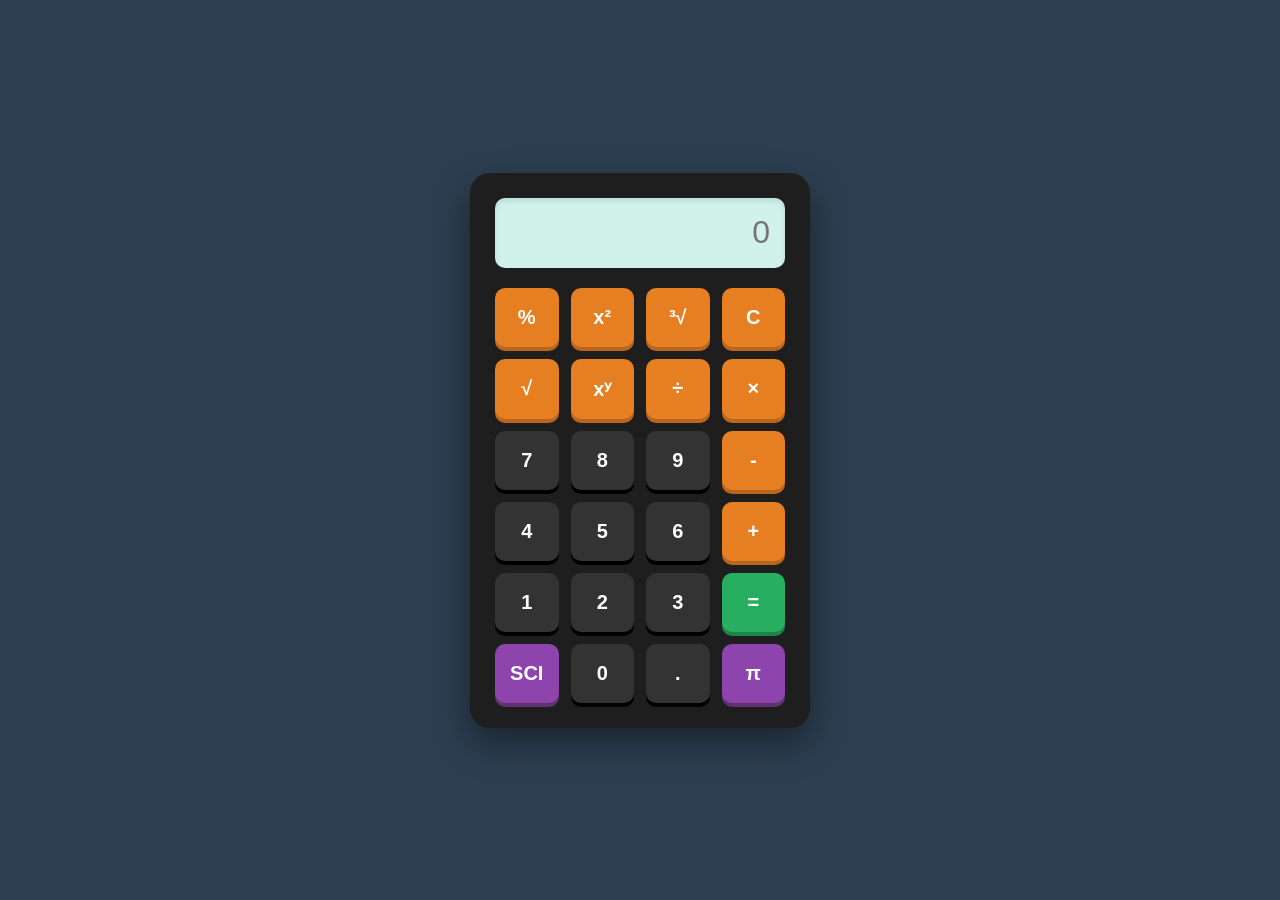
<file: index.html>
<!DOCTYPE html>
<html lang="pt-br">
<head>
    <meta charset="UTF-8">
    <meta name="viewport" content="width=device-width, initial-scale=1.0">
    <title>Calculadora</title>
    <link rel="icon" type="image/png" href="favicon/favicon.png">
    <link rel="stylesheet" href="./css/style.css">
    <script src="./js/script.js" defer></script>
</head>
<body>
    <div class="container-calculadora">
        <input type="text" id="tela" disabled placeholder="0">
        
        <div class="botoes">
            <!-- NOVA Linha 1: Mais operações -->
            <button class="btn op" onclick="porcentagem()">%</button>
            <button class="btn op" onclick="quadrado()">x²</button>
            <button class="btn op" onclick="raizCubica()">³√</button>
            <button class="btn op" onclick="limpar()">C</button>

            <!-- Linha 2 -->
            <button class="btn op" onclick="raiz()">√</button>
            <button class="btn op" onclick="add('**')">xʸ</button>
            <button class="btn op" onclick="add('/')">÷</button>
            <button class="btn op" onclick="add('*')">×</button>

            <!-- Linha 3 -->
            <button class="btn num" onclick="add(7)">7</button>
            <button class="btn num" onclick="add(8)">8</button>
            <button class="btn num" onclick="add(9)">9</button>
            <button class="btn op" onclick="add('-')">-</button>

            <!-- Linha 4 -->
            <button class="btn num" onclick="add(4)">4</button>
            <button class="btn num" onclick="add(5)">5</button>
            <button class="btn num" onclick="add(6)">6</button>
            <button class="btn op" onclick="add('+')">+</button>

            <!-- Linha 5 -->
            <button class="btn num" onclick="add(1)">1</button>
            <button class="btn num" onclick="add(2)">2</button>
            <button class="btn num" onclick="add(3)">3</button>
            <button class="btn igual" onclick="calcular()">=</button>
            
            <!-- Linha 6 -->
            <button class="btn especial" onclick="exp()">SCI</button>
            <button class="btn num" onclick="add(0)">0</button>
            <button class="btn num" onclick="add('.')">.</button>
            <!-- Removi o botão igual duplicado daqui para o grid ficar perfeito -->
            <!-- Você pode colocar outro recurso no lugar no futuro, deixei um espaço vazio visual com uma classe invisível ou apenas estiquei o zero (requer mais css), mas pra simplificar, vamos colocar o Pi -->
            <button class="btn especial" onclick="add(Math.PI)">π</button>
        </div>
    </div>
</body>
</html>
</file>
<file: css/style.css>
* {
    margin: 0;
    padding: 0;
    box-sizing: border-box;
    font-family: 'Segoe UI', Tahoma, Geneva, Verdana, sans-serif;
}

body {
    background-color: #2c3e50;
    display: flex;
    justify-content: center;
    align-items: center;
    min-height: 100vh;
}

.container-calculadora {
    background-color: #1e1e1e;
    padding: 25px;
    border-radius: 20px;
    box-shadow: 0 15px 35px rgba(0, 0, 0, 0.4);
    width: 100%;
    max-width: 340px;
}

#tela {
    width: 100%;
    height: 70px;
    background-color: #d1f2eb;
    border: none;
    border-radius: 10px;
    margin-bottom: 20px;
    font-size: 32px;
    text-align: right;
    padding: 15px;
    color: #333;
    box-shadow: inset 0 3px 6px rgba(0,0,0,0.1);
}

.botoes {
    display: grid;
    grid-template-columns: repeat(4, 1fr);
    gap: 12px;
}

/* Formato base de todos os botões */
.btn {
    border: none;
    padding: 18px 10px;
    font-size: 20px;
    font-weight: bold;
    border-radius: 10px;
    cursor: pointer;
    transition: background-color 0.2s, transform 0.1s;
    background-color: #333;
    color: #fff;
    box-shadow: 0 4px #000;
}

/* Efeito de clique (afundar) */
.btn:active {
    transform: translateY(4px);
    box-shadow: 0 0px #000;
}

/* Cores específicas de cada tipo de botão */
.btn.num:hover {
    background-color: #444;
}

.btn.op {
    background-color: #e67e22;
    box-shadow: 0 4px #b9651b;
}

.btn.op:hover {
    background-color: #d35400;
}

.btn.especial {
    background-color: #8e44ad;
    box-shadow: 0 4px #5e3370;
}

.btn.igual {
    background-color: #27ae60;
    box-shadow: 0 4px #1e8449;
}
/* --- RESPONSIVIDADE: AUMENTANDO NO MOBILE --- */
@media (max-width: 500px) {
    .container-calculadora {
        max-width: 95%; /* Faz a carcaça esticar e ocupar quase a tela toda */
        padding: 30px 15px; /* Dá mais respiro interno */
    }

    #tela {
        height: 90px; /* Deixa o visor bem mais alto */
        font-size: 45px; /* Números gigantes */
    }

    .btn {
        padding: 24px 10px; /* Aumenta a altura do botão para ficar perfeito pro toque do dedo */
        font-size: 26px; /* Letra maior no botão */
    }
}
</file>
